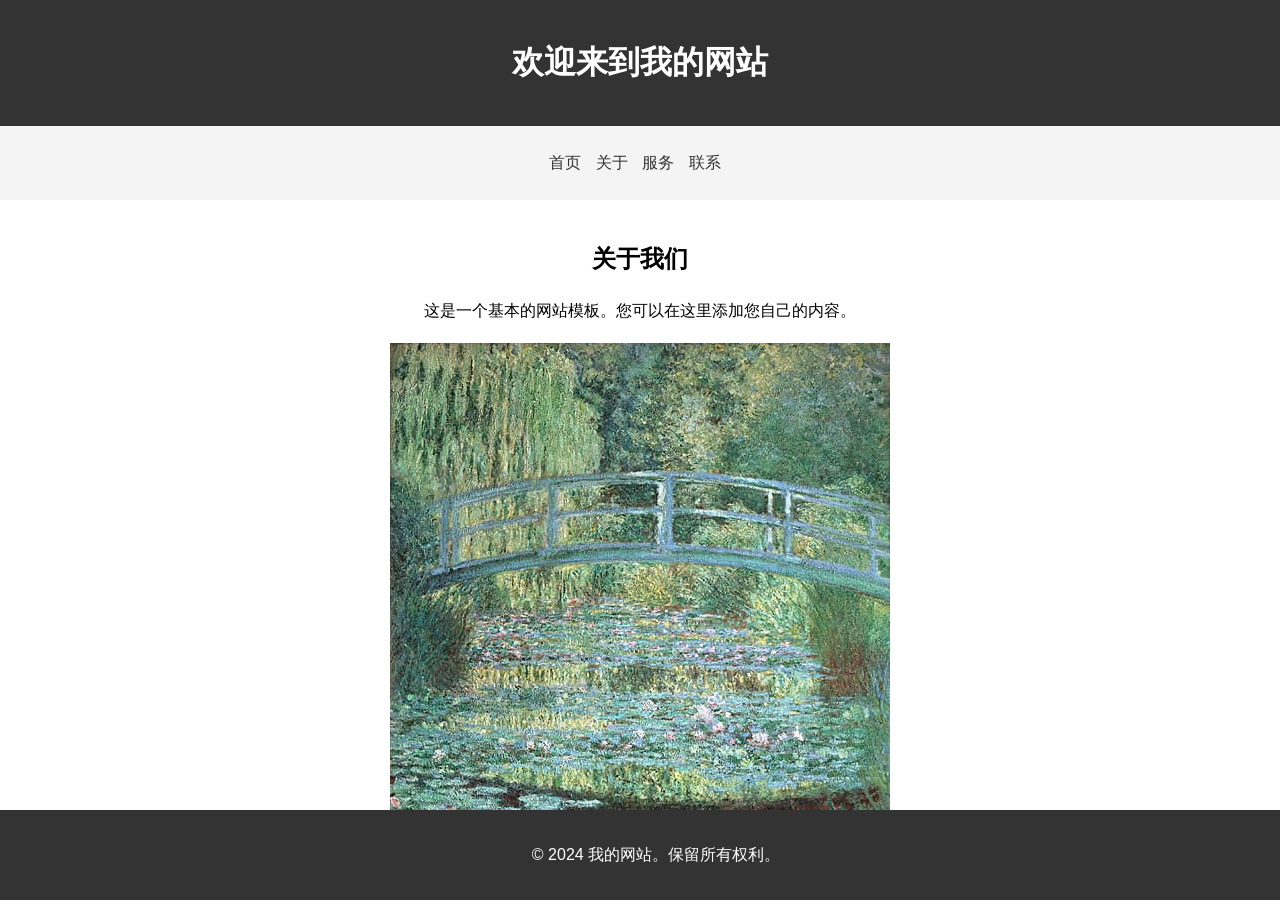
<file: index.html>
<!DOCTYPE html>
<html lang="zh">
<head>
    <meta charset="UTF-8">
    <meta name="viewport" content="width=device-width, initial-scale=1.0">
    <title>我的网站</title>
    <style>
        body {
            font-family: Arial, sans-serif;
            line-height: 1.6;
            margin: 0;
            padding: 0;
            text-align: center;
        }
        header {
            background-color: #333;
            color: #fff;
            padding: 1rem;
        }
        nav {
            background-color: #f4f4f4;
            padding: 0.5rem;
        }
        nav ul {
            list-style-type: none;
            padding: 0;
        }
        nav ul li {
            display: inline;
            margin-right: 10px;
        }
        nav ul li a {
            text-decoration: none;
            color: #333;
        }
        main {
            padding: 20px;
            max-width: 800px;
            margin: 0 auto;
        }
        .image-container {
            margin: 20px 0;
        }
        .image-container img {
            max-width: 100%;
            height: auto;
            display: block;
            margin: 0 auto;
        }
        footer {
            background-color: #333;
            color: #fff;
            padding: 1rem;
            position: fixed;
            bottom: 0;
            width: 100%;
        }
    </style>
</head>
<body>
    <header>
        <h1>欢迎来到我的网站</h1>
    </header>
    <nav>
        <ul>
            <li><a href="#home">首页</a></li>
            <li><a href="#about">关于</a></li>
            <li><a href="#services">服务</a></li>
            <li><a href="#contact">联系</a></li>
        </ul>
    </nav>
    <main>
        <h2>关于我们</h2>
        <p>这是一个基本的网站模板。您可以在这里添加您自己的内容。</p>
        <div class="image-container">
            <img src="Monet015.jpg" alt="Water-Lily Pond. Symphony in Green">
            <p> 随便放的一张 Claude Monet 的画 </p>
        </div>
    </main>
    <footer>
        <p>&copy; 2024 我的网站。保留所有权利。</p>
    </footer>
</body>
</html>
</file>
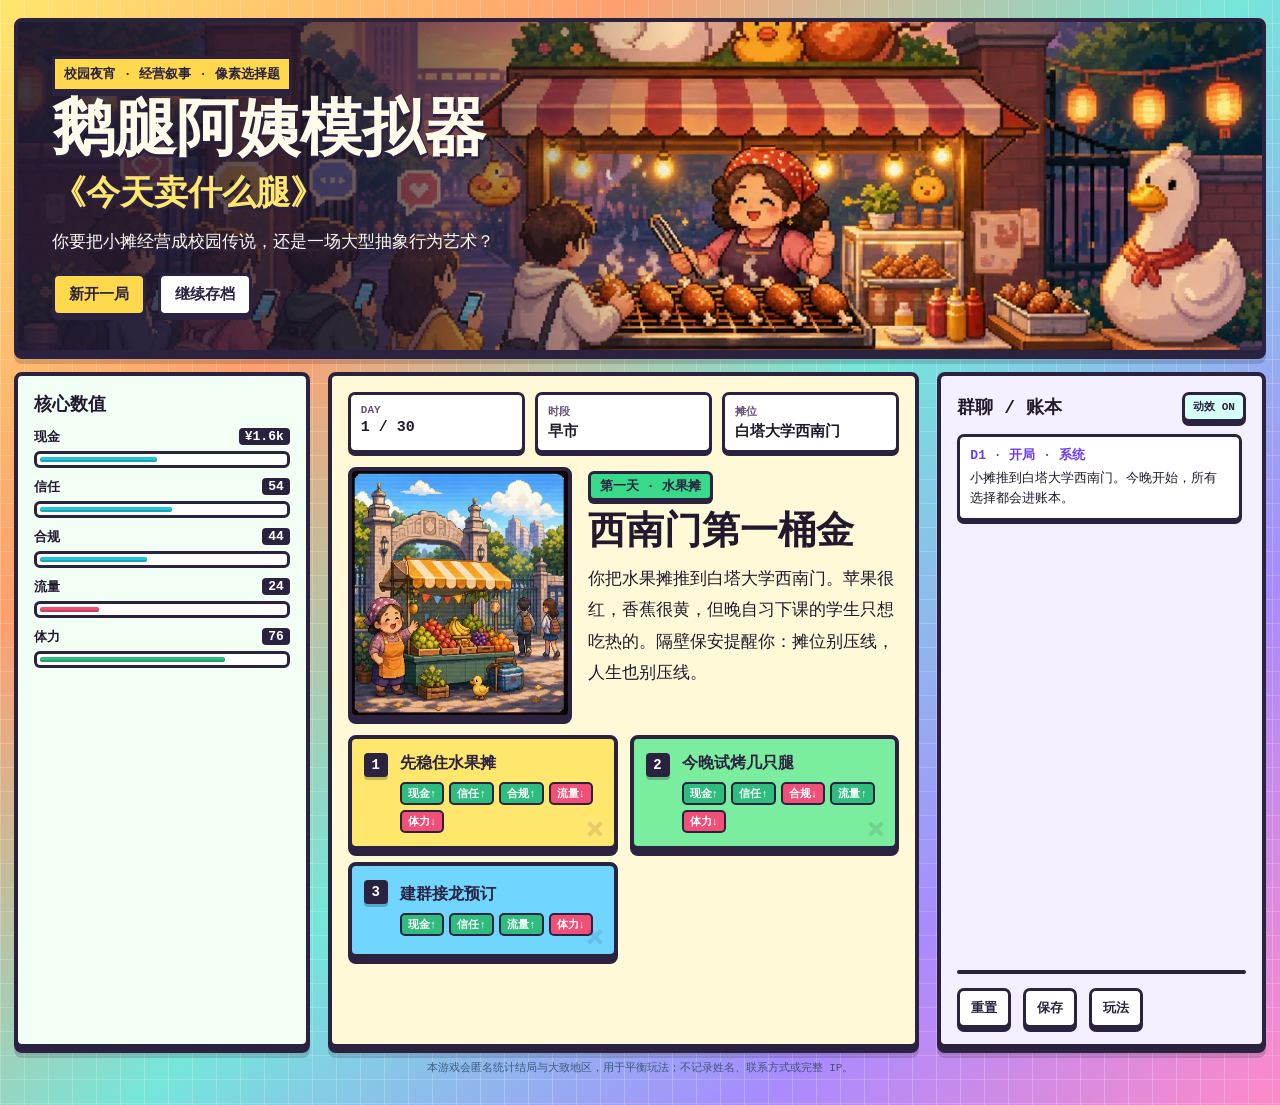
<file: goosegooseduck/index.html>
<!DOCTYPE html>
<html lang="zh-CN" class="layout-desktop">
<head>
  <meta charset="UTF-8" />
  <meta name="viewport" content="width=device-width, initial-scale=1.0" />
  <title>鹅腿阿姨模拟器 - 今天卖什么腿</title>
  <link rel="stylesheet" href="styles.css?v=9" />
</head>
<body>
  <main class="app-shell">
    <section class="hero-panel pixel-panel" aria-label="游戏标题">
      <img class="hero-art" src="assets/hero.webp" alt="像素风校园夜摊主视觉" />
      <div class="hero-overlay">
        <p class="kicker">校园夜宵 · 经营叙事 · 像素选择题</p>
        <h1>鹅腿阿姨模拟器</h1>
        <p class="subtitle">《今天卖什么腿》</p>
        <p class="hero-copy">
          你要把小摊经营成校园传说，还是一场大型抽象行为艺术？
        </p>
        <div class="hero-actions">
          <button id="new-game-btn" class="pixel-button primary" type="button">新开一局</button>
          <button id="continue-btn" class="pixel-button secondary" type="button">继续存档</button>
        </div>
      </div>
    </section>

    <section class="dashboard">
      <aside class="stats-panel pixel-panel" aria-label="经营数值">
        <div class="panel-title-row">
          <h2>核心数值</h2>
        </div>
        <div id="visible-stats" class="stats-list"></div>
      </aside>

      <section class="game-panel pixel-panel" aria-live="polite">
        <div class="day-strip">
          <div>
            <span class="label">DAY</span>
            <strong id="day-label">1 / 30</strong>
          </div>
          <div>
            <span class="label">时段</span>
            <strong id="phase-label">早市</strong>
          </div>
          <div>
            <span class="label">摊位</span>
            <strong id="stall-label">白塔大学西南门</strong>
          </div>
        </div>

        <article id="event-card" class="event-card">
          <div class="scene-frame" aria-hidden="true">
            <div id="scene-sprite" class="scene-sprite scene-fruit"></div>
            <div class="scanline"></div>
          </div>

          <div class="event-copy">
            <div id="event-tag" class="event-tag">开局</div>
            <h2 id="event-title">准备出摊</h2>
            <p id="event-text">
              点击“新开一局”，开始你在白塔大学西南门的第一天。
            </p>
          </div>

          <div id="choices" class="choices"></div>
        </article>
      </section>

      <aside class="log-panel pixel-panel" aria-label="群聊和账本日志">
        <div class="panel-title-row">
          <h2>群聊 / 账本</h2>
          <button id="mute-btn" class="mini-button" type="button">动效 ON</button>
        </div>
        <div id="log-list" class="log-list"></div>

        <div class="divider"></div>

        <div class="controls">
          <button id="reset-btn" class="pixel-button secondary small" type="button">重置</button>
          <button id="save-btn" class="pixel-button secondary small" type="button">保存</button>
          <button id="help-btn" class="pixel-button secondary small" type="button">玩法</button>
        </div>
      </aside>
    </section>

    <section id="help-modal" class="modal-backdrop" hidden>
      <div class="modal pixel-panel" role="dialog" aria-modal="true" aria-labelledby="help-title">
        <h2 id="help-title">玩法</h2>
        <p>每回合读一张事件卡，然后选择一个选项。界面只显示现金、信任、合规、流量和体力。</p>
        <p>短期赚钱的选择通常会提高风险；透明和合规会慢一些，但更抗冲击。抽象整活也能赢，只是会赢得比较离谱。</p>
        <p>键盘数字 1-4 可以快速选择。到第 30 天或触发早退条件后，会根据当前状态进入结局。</p>
        <button id="close-help-btn" class="pixel-button primary" type="button">知道了</button>
      </div>
    </section>

    <p class="privacy-note">本游戏会匿名统计结局与大致地区，用于平衡玩法；不记录姓名、联系方式或完整 IP。</p>
  </main>

  <script src="game.js?v=8"></script>
</body>
</html>
</file>
<file: goosegooseduck/styles.css>
:root {
  --ink: #22192f;
  --paper: #fff8df;
  --panel: #fff2bd;
  --panel-2: #fef0ff;
  --line: #2b2240;
  --shadow: #59406f;
  --hot: #ff5f7e;
  --orange: #ff9f1c;
  --sun: #ffd84d;
  --mint: #39d98a;
  --aqua: #21c7d9;
  --blue: #4b7bec;
  --violet: #915eff;
  --pink: #ff82c8;
  --good: #2fbd7f;
  --bad: #f04f78;
  --warn: #ffb000;
  --radius: 8px;
  --pixel-shadow: 0 5px 0 var(--line), 0 10px 0 rgba(35, 25, 47, 0.18);
}

* {
  box-sizing: border-box;
}

[hidden] {
  display: none !important;
}

.modal-backdrop[hidden] {
  display: none !important;
}

html {
  min-height: 100%;
}

body {
  min-height: 100%;
  margin: 0;
  color: var(--ink);
  font-family: "Courier New", "Noto Sans SC", monospace;
  background:
    linear-gradient(90deg, rgba(255, 255, 255, 0.22) 1px, transparent 1px),
    linear-gradient(0deg, rgba(255, 255, 255, 0.18) 1px, transparent 1px),
    linear-gradient(135deg, #ffe66d 0%, #ff9f6e 26%, #75e6da 52%, #a88bff 78%, #ff8ac7 100%);
  background-size: 24px 24px, 24px 24px, 100% 100%;
  overflow-x: hidden;
}

button {
  font-family: inherit;
}

.app-shell {
  width: min(1440px, calc(100vw - 28px));
  margin: 0 auto;
  padding: 18px 0 28px;
}

.pixel-panel {
  position: relative;
  border: 4px solid var(--line);
  border-radius: var(--radius);
  background: var(--paper);
  box-shadow: var(--pixel-shadow);
}

.hero-panel {
  min-height: 292px;
  overflow: hidden;
  background: #1b1f4f;
}

.hero-art {
  position: absolute;
  inset: 0;
  width: 100%;
  height: 100%;
  object-fit: cover;
  image-rendering: auto;
}

.hero-overlay {
  position: relative;
  z-index: 1;
  width: min(660px, 100%);
  min-height: 292px;
  padding: clamp(18px, 3vw, 34px);
  display: flex;
  flex-direction: column;
  justify-content: center;
  color: #fffbea;
  text-shadow: 0 3px 0 var(--line), 2px 2px 0 var(--line);
  background:
    linear-gradient(90deg, rgba(34, 25, 47, 0.88) 0%, rgba(34, 25, 47, 0.62) 58%, rgba(34, 25, 47, 0) 100%);
}

.kicker {
  width: fit-content;
  margin: 0 0 10px;
  padding: 6px 9px;
  color: var(--line);
  text-shadow: none;
  font-size: 13px;
  font-weight: 900;
  letter-spacing: 0;
  background: var(--sun);
  border: 3px solid var(--line);
  box-shadow: 0 4px 0 var(--line);
}

h1,
h2,
h3,
p {
  margin-top: 0;
}

h1 {
  margin-bottom: 6px;
  font-size: clamp(34px, 7vw, 62px);
  line-height: 1;
  letter-spacing: 0;
}

.subtitle {
  margin-bottom: 12px;
  color: #ffe66d;
  font-size: clamp(20px, 4vw, 34px);
  font-weight: 900;
}

.hero-copy {
  max-width: 560px;
  margin-bottom: 14px;
  font-size: 17px;
  line-height: 1.8;
}

.hero-actions,
.controls {
  display: flex;
  flex-wrap: wrap;
  gap: 12px;
}

.layout-toggle {
  display: inline-flex;
  width: fit-content;
  margin-top: 12px;
  padding: 3px;
  gap: 3px;
  background: rgba(255, 255, 255, 0.88);
  border: 3px solid var(--line);
  border-radius: 8px;
  box-shadow: 0 4px 0 var(--line);
  text-shadow: none;
}

.layout-option {
  min-width: 48px;
  min-height: 30px;
  padding: 5px 8px;
  color: var(--line);
  font-size: 12px;
  font-weight: 900;
  border: 0;
  border-radius: 5px;
  background: transparent;
  cursor: pointer;
}

.layout-option.is-active {
  background: var(--sun);
  box-shadow: inset 0 -3px 0 rgba(34, 25, 47, 0.2);
}

.layout-option:hover {
  background: #d6fff6;
}

.dashboard {
  display: grid;
  grid-template-columns: minmax(230px, 0.9fr) minmax(460px, 1.8fr) minmax(260px, 1fr);
  gap: 18px;
  margin-top: 18px;
  align-items: stretch;
}

.stats-panel,
.game-panel,
.log-panel {
  padding: 16px;
}

.stats-panel {
  background: #f1fff4;
}

.game-panel {
  background: #fff9d7;
}

.log-panel {
  background: #f5f0ff;
}

.panel-title-row {
  display: flex;
  align-items: center;
  justify-content: space-between;
  gap: 8px;
  margin-bottom: 12px;
}

.panel-title-row h2,
.panel-title-row h3 {
  margin: 0;
  font-size: 18px;
}

.panel-title-row.compact {
  margin-bottom: 10px;
}

.tiny-badge {
  display: inline-flex;
  align-items: center;
  min-height: 24px;
  padding: 3px 7px;
  border: 2px solid var(--line);
  border-radius: 6px;
  background: #fff;
  font-size: 11px;
  font-weight: 900;
  white-space: nowrap;
}

.divider {
  height: 4px;
  margin: 14px 0;
  background:
    linear-gradient(90deg, var(--hot) 0 18%, var(--orange) 18% 36%, var(--sun) 36% 54%, var(--mint) 54% 72%, var(--aqua) 72% 86%, var(--violet) 86% 100%);
  border: 2px solid var(--line);
  border-radius: 4px;
}

.stats-list {
  display: grid;
  gap: 10px;
}

.stat-row {
  display: grid;
  gap: 5px;
}

.stat-head {
  display: flex;
  align-items: center;
  justify-content: space-between;
  gap: 8px;
  font-size: 13px;
  font-weight: 900;
}

.stat-value {
  padding: 1px 6px;
  color: #fff;
  background: var(--line);
  border-radius: 4px;
}

.meter {
  height: 17px;
  padding: 3px;
  background: #fff;
  border: 3px solid var(--line);
  border-radius: 6px;
}

.meter-fill {
  height: 100%;
  width: 0%;
  border-radius: 2px;
  background: var(--aqua);
  box-shadow: inset 0 -2px 0 rgba(0, 0, 0, 0.18);
  transition: width 240ms steps(6), background-color 180ms linear;
}

.hidden-list {
  opacity: 0.96;
}

.hidden-list .stat-head {
  font-size: 12px;
}

.day-strip {
  display: grid;
  grid-template-columns: repeat(3, minmax(0, 1fr));
  gap: 10px;
  margin-bottom: 14px;
}

.day-strip > div {
  min-width: 0;
  padding: 9px 10px;
  background: #ffffff;
  border: 3px solid var(--line);
  border-radius: 7px;
  box-shadow: 0 3px 0 var(--line);
}

.label {
  display: block;
  margin-bottom: 3px;
  color: #675077;
  font-size: 11px;
  font-weight: 900;
}

.day-strip strong {
  display: block;
  overflow: hidden;
  text-overflow: ellipsis;
  white-space: nowrap;
  font-size: 15px;
}

.event-card {
  display: grid;
  grid-template-columns: minmax(190px, 0.72fr) minmax(0, 1fr);
  grid-template-rows: auto auto;
  gap: 16px;
  transition: transform 180ms ease, filter 180ms ease;
}

.event-card.bump {
  transform: translateY(-3px) rotate(-0.2deg);
  filter: saturate(1.12);
}

.scene-frame {
  position: relative;
  min-height: 244px;
  overflow: hidden;
  border: 4px solid var(--line);
  border-radius: 8px;
  background: #261940;
  box-shadow: 0 5px 0 var(--line);
}

.scene-sprite {
  width: 100%;
  height: 100%;
  min-height: 244px;
  background-image: url("assets/scenes.webp");
  background-repeat: no-repeat;
  background-size: 300% 200%;
  image-rendering: auto;
}

.scene-fruit {
  background-position: 0% 0%;
}

.scene-night {
  background-position: 50% 0%;
}

.scene-supply {
  background-position: 100% 0%;
}

.scene-lecture {
  background-position: 0% 100%;
}

.scene-crisis {
  background-position: 50% 100%;
}

.scene-ending {
  background-position: 100% 100%;
}

.scanline {
  pointer-events: none;
  position: absolute;
  inset: 0;
  background: repeating-linear-gradient(
    0deg,
    rgba(255, 255, 255, 0.08) 0,
    rgba(255, 255, 255, 0.08) 2px,
    rgba(0, 0, 0, 0.04) 2px,
    rgba(0, 0, 0, 0.04) 4px
  );
  mix-blend-mode: soft-light;
}

.event-copy {
  min-width: 0;
  padding: 4px 0 0;
}

.event-tag {
  display: inline-flex;
  align-items: center;
  min-height: 28px;
  margin-bottom: 10px;
  padding: 3px 9px;
  color: var(--line);
  font-size: 13px;
  font-weight: 900;
  background: var(--mint);
  border: 3px solid var(--line);
  border-radius: 6px;
  box-shadow: 0 3px 0 var(--line);
}

.event-copy h2 {
  margin-bottom: 10px;
  font-size: clamp(24px, 4vw, 38px);
  line-height: 1.14;
  letter-spacing: 0;
}

.event-copy p {
  margin-bottom: 0;
  font-size: 17px;
  line-height: 1.85;
}

.choices {
  grid-column: 1 / -1;
  display: grid;
  grid-template-columns: repeat(2, minmax(0, 1fr));
  gap: 12px;
}

.choice-btn,
.pixel-button,
.mini-button {
  cursor: pointer;
  user-select: none;
  -webkit-tap-highlight-color: transparent;
}

.pixel-button,
.mini-button {
  min-height: 42px;
  color: var(--line);
  font-weight: 900;
  border: 3px solid var(--line);
  border-radius: 7px;
  background: #fff;
  box-shadow: 0 4px 0 var(--line);
  transition: transform 140ms ease, box-shadow 140ms ease, filter 140ms ease;
}

.pixel-button {
  padding: 9px 14px;
  font-size: 15px;
}

.pixel-button.primary {
  background: var(--sun);
}

.pixel-button.secondary {
  background: #fff;
}

.pixel-button.small {
  min-height: 38px;
  padding: 8px 11px;
  font-size: 13px;
}

.mini-button {
  min-height: 30px;
  padding: 4px 8px;
  font-size: 11px;
  background: #d6fff6;
}

.pixel-button:hover,
.mini-button:hover {
  transform: translate(-2px, -3px);
  box-shadow: 2px 7px 0 var(--line);
  filter: saturate(1.16);
}

.pixel-button:active,
.mini-button:active {
  transform: translate(0, 2px);
  box-shadow: 0 2px 0 var(--line);
}

.choice-btn {
  position: relative;
  min-height: 96px;
  padding: 14px 14px 13px 48px;
  overflow: hidden;
  color: var(--line);
  text-align: left;
  border: 4px solid var(--line);
  border-radius: 8px;
  background: var(--choice-bg, #fff);
  box-shadow: 0 6px 0 var(--line);
  transition: transform 150ms ease, box-shadow 150ms ease, filter 150ms ease;
}

.choice-btn::before {
  content: attr(data-key);
  position: absolute;
  left: 12px;
  top: 14px;
  display: grid;
  place-items: center;
  width: 24px;
  height: 24px;
  color: #fff;
  font-size: 14px;
  font-weight: 900;
  background: var(--line);
  border-radius: 4px;
  box-shadow: 0 3px 0 rgba(0, 0, 0, 0.22);
}

.choice-btn::after {
  content: "";
  position: absolute;
  right: 10px;
  bottom: 8px;
  width: 18px;
  height: 18px;
  background:
    linear-gradient(var(--line), var(--line)) center / 4px 18px no-repeat,
    linear-gradient(var(--line), var(--line)) center / 18px 4px no-repeat;
  opacity: 0.12;
  transform: rotate(45deg);
}

.choice-title {
  display: block;
  margin-bottom: 6px;
  font-size: 16px;
  font-weight: 900;
  line-height: 1.45;
}

.choice-hint {
  display: flex;
  flex-wrap: wrap;
  gap: 5px;
  min-height: 21px;
}

.effect-chip {
  display: inline-flex;
  align-items: center;
  min-height: 20px;
  padding: 2px 6px;
  color: #fff;
  font-size: 11px;
  font-weight: 900;
  border: 2px solid var(--line);
  border-radius: 5px;
  background: var(--blue);
}

.effect-chip.up {
  background: var(--good);
}

.effect-chip.down {
  background: var(--bad);
}

.choice-btn:hover {
  transform: translate(-3px, -5px) rotate(-0.45deg);
  box-shadow: 3px 10px 0 var(--line);
  filter: saturate(1.22) brightness(1.02);
}

.choice-btn:hover::after {
  opacity: 0.2;
  animation: sparkle 500ms steps(3) infinite;
}

.choice-btn:active,
.choice-btn.is-picked {
  transform: translate(0, 3px) scale(0.99);
  box-shadow: 0 2px 0 var(--line);
  filter: saturate(1.35);
}

.choice-btn.is-picked {
  animation: choice-pop 260ms steps(3);
}

.choice-btn:disabled {
  cursor: not-allowed;
}

.log-list {
  display: flex;
  flex-direction: column;
  gap: 8px;
  height: 542px;
  max-height: 58vh;
  overflow: auto;
  padding-right: 4px;
}

.log-entry {
  padding: 9px 10px;
  font-size: 13px;
  line-height: 1.55;
  background: #fff;
  border: 3px solid var(--line);
  border-radius: 7px;
  box-shadow: 0 3px 0 var(--line);
}

.log-entry strong {
  display: block;
  margin-bottom: 3px;
  color: #6b3df2;
}

.ending-card {
  grid-column: 1 / -1;
  padding: 16px;
  background: #fff;
  border: 4px solid var(--line);
  border-radius: 8px;
  box-shadow: 0 5px 0 var(--line);
}

.ending-card h3 {
  margin-bottom: 8px;
  font-size: 24px;
}

.ending-card p {
  margin-bottom: 0;
  font-size: 16px;
  line-height: 1.8;
}

.modal-backdrop {
  position: fixed;
  inset: 0;
  z-index: 10;
  display: grid;
  place-items: center;
  padding: 18px;
  background: rgba(34, 25, 47, 0.55);
}

.modal {
  width: min(560px, 100%);
  padding: 20px;
  background: #fff8df;
}

.modal p {
  font-size: 15px;
  line-height: 1.8;
}

.modal .pixel-button {
  margin-top: 4px;
}

.privacy-note {
  margin: 12px auto 0;
  max-width: 980px;
  color: rgba(36, 65, 91, 0.78);
  font-size: 11px;
  line-height: 1.6;
  text-align: center;
}

body.reduce-motion *,
body.reduce-motion *::before,
body.reduce-motion *::after {
  animation-duration: 0.001ms !important;
  transition-duration: 0.001ms !important;
}

@keyframes choice-pop {
  0% {
    transform: translate(-3px, -5px) scale(1);
  }
  45% {
    transform: translate(0, 2px) scale(0.98);
  }
  100% {
    transform: translate(-1px, -2px) scale(1.01);
  }
}

@keyframes sparkle {
  0% {
    transform: rotate(45deg) scale(1);
  }
  50% {
    transform: rotate(90deg) scale(1.18);
  }
  100% {
    transform: rotate(45deg) scale(1);
  }
}

@media (max-width: 1080px) {
  .dashboard {
    grid-template-columns: 1fr 1fr;
  }

  .game-panel {
    grid-column: 1 / -1;
    order: -1;
  }

  .log-list {
    height: 360px;
  }
}

@media (max-width: 760px) {
  html,
  body {
    height: 100%;
    overflow: hidden;
  }

  .app-shell {
    width: 100vw;
    height: 100svh;
    padding: 6px;
    display: grid;
    grid-template-rows: auto minmax(0, 1fr);
    gap: 6px;
    overflow: hidden;
  }

  .pixel-panel {
    border-width: 3px;
    box-shadow: 0 3px 0 var(--line), 0 6px 0 rgba(35, 25, 47, 0.16);
  }

  .hero-panel,
  .hero-overlay {
    min-height: 0;
    height: 112px;
  }

  .hero-overlay {
    width: 100%;
    padding: 8px 10px;
    justify-content: center;
    background: linear-gradient(90deg, rgba(34, 25, 47, 0.9) 0%, rgba(34, 25, 47, 0.68) 68%, rgba(34, 25, 47, 0.16) 100%);
  }

  .kicker {
    display: none;
  }

  h1 {
    margin-bottom: 2px;
    font-size: 23px;
  }

  .subtitle {
    margin-bottom: 3px;
    font-size: 13px;
  }

  .hero-copy {
    max-width: 310px;
    margin-bottom: 5px;
    font-size: 10.5px;
    line-height: 1.3;
  }

  .hero-actions {
    gap: 6px;
  }

  .layout-toggle {
    margin-top: 3px;
    padding: 2px;
    border-width: 2px;
    box-shadow: 0 2px 0 var(--line);
  }

  .layout-option {
    min-width: 38px;
    min-height: 22px;
    padding: 2px 5px;
    font-size: 10px;
  }

  .pixel-button {
    min-height: 28px;
    padding: 5px 8px;
    border-width: 2px;
    box-shadow: 0 3px 0 var(--line);
    font-size: 12px;
  }

  .dashboard {
    height: 100%;
    min-height: 0;
    grid-template-columns: 1fr;
    grid-template-rows: auto minmax(0, 1fr);
    gap: 6px;
    margin-top: 0;
    overflow: hidden;
  }

  .stats-panel {
    order: 0;
    padding: 6px;
  }

  .stats-panel .panel-title-row {
    margin-bottom: 5px;
  }

  .panel-title-row h2 {
    font-size: 13px;
  }

  .tiny-badge {
    min-height: 18px;
    padding: 1px 4px;
    border-width: 2px;
    font-size: 8px;
  }

  .stats-list {
    grid-template-columns: repeat(5, minmax(0, 1fr));
    gap: 4px;
  }

  .stat-row {
    gap: 0;
    padding: 3px 2px;
    background: #fff;
    border: 2px solid var(--line);
    border-radius: 5px;
  }

  .stat-head {
    display: grid;
    place-items: center;
    gap: 1px;
    text-align: center;
    font-size: 9px;
  }

  .stat-value {
    padding: 0 3px;
    font-size: 9px;
  }

  .meter {
    display: none;
  }

  .game-panel {
    order: 1;
    min-height: 0;
    padding: 6px;
    overflow: hidden;
    display: grid;
    grid-template-rows: auto minmax(0, 1fr);
  }

  .log-panel {
    display: none;
  }

  .event-card {
    height: 100%;
    min-height: 0;
    grid-template-columns: 110px minmax(0, 1fr);
    grid-template-rows: auto minmax(0, 1fr);
    gap: 6px;
    overflow: hidden;
  }

  .choices {
    grid-template-columns: 1fr;
    gap: 6px;
    align-self: end;
    overflow: hidden;
  }

  .day-strip {
    grid-template-columns: repeat(3, minmax(0, 1fr));
    gap: 4px;
    margin-bottom: 6px;
  }

  .day-strip > div {
    padding: 4px 5px;
    border-width: 2px;
    box-shadow: 0 2px 0 var(--line);
  }

  .label {
    margin-bottom: 1px;
    font-size: 8px;
  }

  .day-strip strong {
    font-size: 10px;
  }

  .scene-frame,
  .scene-sprite {
    min-height: 0;
    height: 112px;
  }

  .scene-frame {
    border-width: 3px;
    box-shadow: 0 3px 0 var(--line);
  }

  .event-copy {
    min-height: 0;
    padding: 0;
    overflow: hidden;
  }

  .event-tag {
    min-height: 20px;
    margin-bottom: 4px;
    padding: 1px 5px;
    border-width: 2px;
    box-shadow: 0 2px 0 var(--line);
    font-size: 10px;
  }

  .event-copy h2 {
    margin-bottom: 4px;
    font-size: 19px;
    line-height: 1.05;
  }

  .event-copy p {
    display: -webkit-box;
    overflow: hidden;
    font-size: 12.5px;
    line-height: 1.45;
    -webkit-box-orient: vertical;
    -webkit-line-clamp: 4;
  }

  .choice-btn {
    min-height: 48px;
    padding: 7px 8px 7px 34px;
    border-width: 3px;
    box-shadow: 0 3px 0 var(--line);
  }

  .choice-btn::before {
    left: 8px;
    top: 8px;
    width: 20px;
    height: 20px;
    font-size: 12px;
  }

  .choice-btn::after {
    display: none;
  }

  .choice-title {
    margin-bottom: 3px;
    font-size: 13px;
    line-height: 1.25;
  }

  .choice-hint {
    gap: 3px;
    min-height: 0;
  }

  .effect-chip {
    min-height: 16px;
    padding: 0 4px;
    border-width: 1px;
    font-size: 9px;
  }

  .ending-card {
    padding: 8px;
    border-width: 3px;
    box-shadow: 0 3px 0 var(--line);
  }

  .ending-card h3 {
    margin-bottom: 3px;
    font-size: 16px;
  }

  .ending-card p {
    display: -webkit-box;
    overflow: hidden;
    font-size: 11.5px;
    line-height: 1.35;
    -webkit-box-orient: vertical;
    -webkit-line-clamp: 2;
  }
}

body.layout-mobile {
  height: 100svh;
  overflow: hidden;
}

body.layout-mobile .app-shell {
  width: 100vw;
  height: 100svh;
  padding: 6px;
  display: grid;
  grid-template-rows: auto minmax(0, 1fr);
  gap: 6px;
  overflow: hidden;
}

body.layout-mobile .pixel-panel {
  border-width: 3px;
  box-shadow: 0 3px 0 var(--line), 0 6px 0 rgba(35, 25, 47, 0.16);
}

body.layout-mobile .hero-panel,
body.layout-mobile .hero-overlay {
  min-height: 0;
  height: 112px;
}

body.layout-mobile .hero-overlay {
  width: 100%;
  padding: 8px 10px;
  justify-content: center;
  background: linear-gradient(90deg, rgba(34, 25, 47, 0.9) 0%, rgba(34, 25, 47, 0.68) 68%, rgba(34, 25, 47, 0.16) 100%);
}

body.layout-mobile .kicker {
  display: none;
}

body.layout-mobile h1 {
  margin-bottom: 2px;
  font-size: 23px;
}

body.layout-mobile .subtitle {
  margin-bottom: 3px;
  font-size: 13px;
}

body.layout-mobile .hero-copy {
  max-width: 310px;
  margin-bottom: 5px;
  font-size: 10.5px;
  line-height: 1.3;
}

body.layout-mobile .hero-actions {
  gap: 6px;
}

body.layout-mobile .layout-toggle {
  margin-top: 3px;
  padding: 2px;
  border-width: 2px;
  box-shadow: 0 2px 0 var(--line);
}

body.layout-mobile .layout-option {
  min-width: 38px;
  min-height: 22px;
  padding: 2px 5px;
  font-size: 10px;
}

body.layout-mobile .pixel-button {
  min-height: 28px;
  padding: 5px 8px;
  border-width: 2px;
  box-shadow: 0 3px 0 var(--line);
  font-size: 12px;
}

body.layout-mobile .dashboard {
  height: 100%;
  min-height: 0;
  grid-template-columns: 1fr;
  grid-template-rows: auto minmax(0, 1fr);
  gap: 6px;
  margin-top: 0;
  overflow: hidden;
}

body.layout-mobile .stats-panel {
  order: 0;
  padding: 6px;
}

body.layout-mobile .stats-panel .panel-title-row {
  margin-bottom: 5px;
}

body.layout-mobile .panel-title-row h2 {
  font-size: 13px;
}

body.layout-mobile .tiny-badge {
  min-height: 18px;
  padding: 1px 4px;
  border-width: 2px;
  font-size: 8px;
}

body.layout-mobile .stats-list {
  grid-template-columns: repeat(5, minmax(0, 1fr));
  gap: 4px;
}

body.layout-mobile .stat-row {
  gap: 0;
  padding: 3px 2px;
  background: #fff;
  border: 2px solid var(--line);
  border-radius: 5px;
}

body.layout-mobile .stat-head {
  display: grid;
  place-items: center;
  gap: 1px;
  text-align: center;
  font-size: 9px;
}

body.layout-mobile .stat-value {
  padding: 0 3px;
  font-size: 9px;
}

body.layout-mobile .meter {
  display: none;
}

body.layout-mobile .game-panel {
  order: 1;
  min-height: 0;
  padding: 6px;
  overflow: hidden;
  display: grid;
  grid-template-rows: auto minmax(0, 1fr);
}

body.layout-mobile .log-panel {
  display: none;
}

body.layout-mobile .event-card {
  height: 100%;
  min-height: 0;
  grid-template-columns: 110px minmax(0, 1fr);
  grid-template-rows: auto minmax(0, 1fr);
  gap: 6px;
  overflow: hidden;
}

body.layout-mobile .choices {
  grid-template-columns: 1fr;
  gap: 6px;
  align-self: end;
  overflow: hidden;
}

body.layout-mobile .day-strip {
  grid-template-columns: repeat(3, minmax(0, 1fr));
  gap: 4px;
  margin-bottom: 6px;
}

body.layout-mobile .day-strip > div {
  padding: 4px 5px;
  border-width: 2px;
  box-shadow: 0 2px 0 var(--line);
}

body.layout-mobile .label {
  margin-bottom: 1px;
  font-size: 8px;
}

body.layout-mobile .day-strip strong {
  font-size: 10px;
}

body.layout-mobile .scene-frame,
body.layout-mobile .scene-sprite {
  min-height: 0;
  height: 112px;
}

body.layout-mobile .scene-frame {
  border-width: 3px;
  box-shadow: 0 3px 0 var(--line);
}

body.layout-mobile .event-copy {
  min-height: 0;
  padding: 0;
  overflow: hidden;
}

body.layout-mobile .event-tag {
  min-height: 20px;
  margin-bottom: 4px;
  padding: 1px 5px;
  border-width: 2px;
  box-shadow: 0 2px 0 var(--line);
  font-size: 10px;
}

body.layout-mobile .event-copy h2 {
  margin-bottom: 4px;
  font-size: 19px;
  line-height: 1.05;
}

body.layout-mobile .event-copy p {
  display: -webkit-box;
  overflow: hidden;
  font-size: 12px;
  line-height: 1.45;
  -webkit-box-orient: vertical;
  -webkit-line-clamp: 4;
}

body.layout-mobile .choice-btn {
  min-height: 48px;
  padding: 7px 8px 7px 34px;
  border-width: 3px;
  box-shadow: 0 3px 0 var(--line);
}

body.layout-mobile .choice-btn::before {
  left: 8px;
  top: 8px;
  width: 20px;
  height: 20px;
  font-size: 12px;
}

body.layout-mobile .choice-btn::after {
  display: none;
}

body.layout-mobile .choice-title {
  margin-bottom: 3px;
  font-size: 13px;
  line-height: 1.25;
}

body.layout-mobile .choice-hint {
  gap: 3px;
  min-height: 0;
}

body.layout-mobile .effect-chip {
  min-height: 16px;
  padding: 0 4px;
  border-width: 1px;
  font-size: 9px;
}

@media (max-width: 460px) {
  .hero-copy,
  .event-copy p {
    font-size: 12px;
  }

  .stats-panel,
  .game-panel {
    padding: 6px;
  }

  .hero-panel,
  .hero-overlay {
    height: 112px;
  }

  .choice-btn {
    min-height: 48px;
    padding-left: 34px;
  }
}

@media (max-width: 760px) and (max-height: 740px) {
  .hero-panel,
  .hero-overlay {
    height: 74px;
  }

  .kicker,
  .hero-copy {
    display: none;
  }

  h1 {
    font-size: 22px;
  }

  .subtitle {
    font-size: 13px;
  }

  .scene-frame,
  .scene-sprite {
    height: 88px;
  }

  .event-copy p {
    -webkit-line-clamp: 3;
  }

  .choice-btn {
    min-height: 42px;
    padding-top: 5px;
    padding-bottom: 5px;
  }

  .choice-title {
    font-size: 12px;
  }

  .effect-chip {
    display: none;
  }
}

@media (max-width: 760px) {
  html.layout-desktop,
  html.layout-desktop body {
    height: auto;
    overflow: auto;
  }

  html.layout-desktop body .app-shell {
    width: min(1440px, calc(100vw - 28px));
    height: auto;
    display: block;
    padding: 18px 0 28px;
    overflow: visible;
  }

  html.layout-desktop body .hero-panel,
  html.layout-desktop body .hero-overlay {
    min-height: 292px;
    height: auto;
  }

  html.layout-desktop body .hero-overlay {
    width: min(660px, 100%);
    padding: clamp(18px, 3vw, 34px);
    justify-content: center;
    background:
      linear-gradient(90deg, rgba(34, 25, 47, 0.88) 0%, rgba(34, 25, 47, 0.62) 58%, rgba(34, 25, 47, 0) 100%);
  }

  html.layout-desktop body .kicker {
    display: block;
    margin: 0 0 10px;
    padding: 6px 9px;
    border-width: 3px;
    box-shadow: 0 4px 0 var(--line);
    font-size: 13px;
  }

  html.layout-desktop body h1 {
    margin-bottom: 6px;
    font-size: clamp(34px, 7vw, 62px);
  }

  html.layout-desktop body .subtitle {
    margin-bottom: 12px;
    font-size: clamp(20px, 4vw, 34px);
  }

  html.layout-desktop body .hero-copy {
    max-width: 560px;
    margin-bottom: 14px;
    font-size: 17px;
    line-height: 1.8;
  }

  html.layout-desktop body .layout-toggle {
    margin-top: 12px;
    padding: 3px;
    border-width: 3px;
    box-shadow: 0 4px 0 var(--line);
  }

  html.layout-desktop body .layout-option {
    min-width: 48px;
    min-height: 30px;
    padding: 5px 8px;
    font-size: 12px;
  }

  html.layout-desktop body .pixel-button {
    min-height: 42px;
    padding: 9px 14px;
    border-width: 3px;
    box-shadow: 0 4px 0 var(--line);
    font-size: 15px;
  }

  html.layout-desktop body .dashboard {
    display: grid;
    grid-template-columns: 1fr;
    gap: 18px;
    height: auto;
    margin-top: 18px;
    overflow: visible;
  }

  html.layout-desktop body .stats-panel,
  html.layout-desktop body .game-panel,
  html.layout-desktop body .log-panel {
    display: block;
    padding: 16px;
  }

  html.layout-desktop body .stats-list {
    grid-template-columns: 1fr;
    gap: 10px;
  }

  html.layout-desktop body .stat-row {
    padding: 0;
    background: transparent;
    border: 0;
  }

  html.layout-desktop body .stat-head {
    display: flex;
    justify-content: space-between;
    text-align: left;
    font-size: 13px;
  }

  html.layout-desktop body .stat-value {
    padding: 1px 6px;
    font-size: 13px;
  }

  html.layout-desktop body .meter {
    display: block;
  }

  html.layout-desktop body .day-strip {
    grid-template-columns: repeat(3, minmax(0, 1fr));
    gap: 10px;
    margin-bottom: 14px;
  }

  html.layout-desktop body .day-strip > div {
    padding: 9px 10px;
    border-width: 3px;
    box-shadow: 0 3px 0 var(--line);
  }

  html.layout-desktop body .label {
    font-size: 11px;
  }

  html.layout-desktop body .day-strip strong {
    font-size: 15px;
  }

  html.layout-desktop body .event-card {
    height: auto;
    grid-template-columns: 1fr;
    grid-template-rows: auto;
    gap: 16px;
    overflow: visible;
  }

  html.layout-desktop body .scene-frame,
  html.layout-desktop body .scene-sprite {
    min-height: 260px;
    height: auto;
  }

  html.layout-desktop body .event-copy p {
    display: block;
    overflow: visible;
    font-size: 17px;
    line-height: 1.85;
  }

  html.layout-desktop body .choices {
    grid-template-columns: 1fr;
    gap: 12px;
    overflow: visible;
  }

  html.layout-desktop body .choice-btn {
    min-height: 96px;
    padding: 14px 14px 13px 48px;
    border-width: 4px;
    box-shadow: 0 6px 0 var(--line);
  }

  html.layout-desktop body .choice-btn::before {
    left: 12px;
    top: 14px;
    width: 24px;
    height: 24px;
    font-size: 14px;
  }

  html.layout-desktop body .choice-btn::after {
    display: block;
  }

  html.layout-desktop body .choice-title {
    font-size: 16px;
  }

  html.layout-desktop body .effect-chip {
    display: inline-flex;
    min-height: 20px;
    padding: 2px 6px;
    border-width: 2px;
    font-size: 11px;
  }
}
</file>
